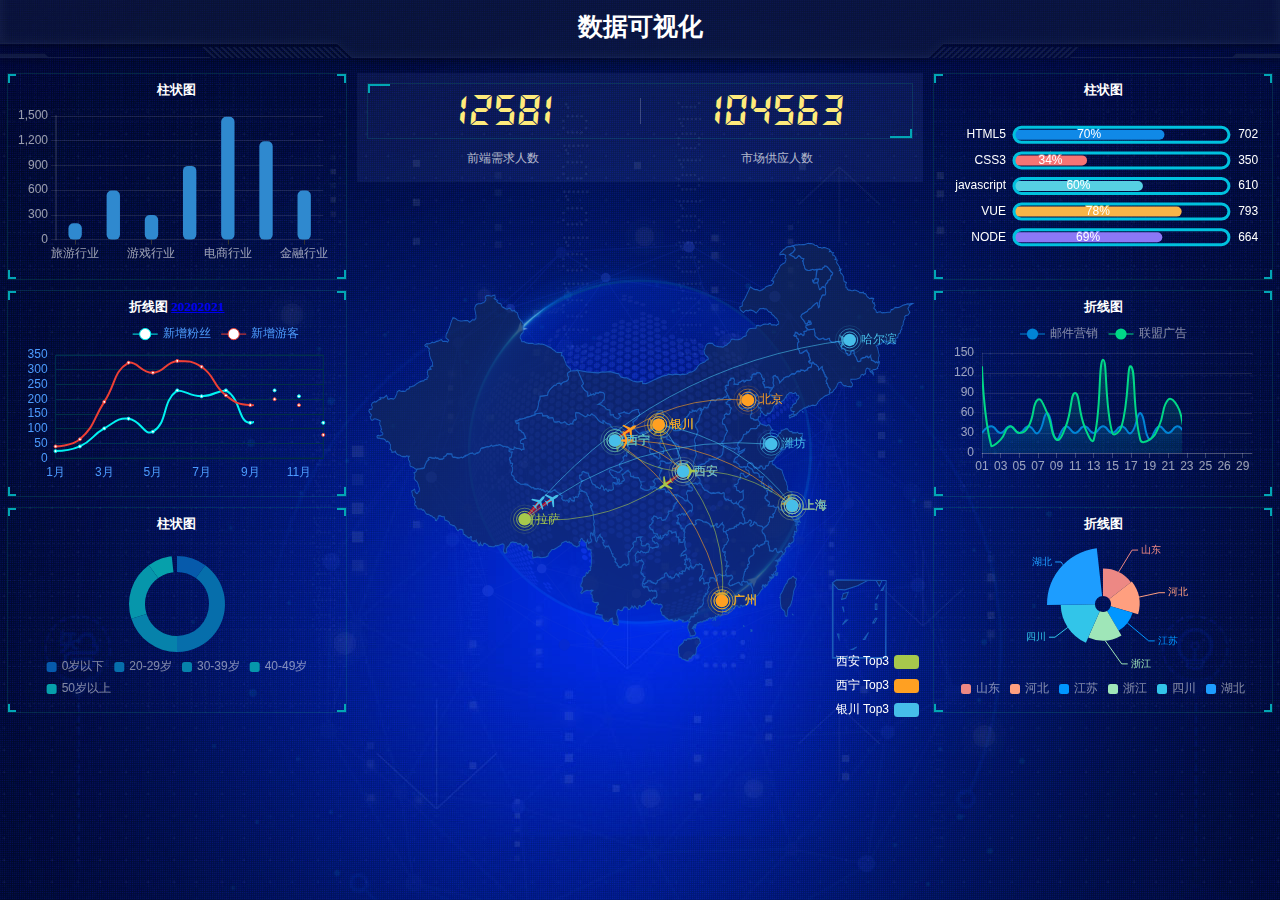
<file: index.html>
<!DOCTYPE html>
<html lang="en">

<head>
  <meta charset="UTF-8">
  <meta http-equiv="X-UA-Compatible" content="IE=edge">
  <meta name="viewport" content="width=device-width, initial-scale=1.0">
  <title>Document</title>
  <link rel="stylesheet" href="css/index.css">
</head>

<body>
  <header>
    <h1>数据可视化</h1>
    <div class="showTime"></div>
    <script>
      var t = null;
      t = setTimeout(time, 1000);//開始运行
      function time() {
        clearTimeout(t);//清除定时器
        dt = new Date();
        var y = dt.getFullYear();
        var mt = dt.getMonth() + 1;
        var day = dt.getDate();
        var h = dt.getHours();//获取时
        var m = dt.getMinutes();//获取分
        var s = dt.getSeconds();//获取秒
        document.querySelector(".showTime").innerHTML = '当前时间：' + y + "年" + mt + "月" + day + "-" + h + "时" + m + "分" + s + "秒";
        t = setTimeout(time, 1000); //设定定时器，循环运行     
      }
    </script>
  </header>
  <section>
    <div class="column">
      <div class="pannel bar">
        <h2 class="title">柱状图</h2>
        <div class="chart"></div>
        <div class="pannel-footer"></div>
      </div>
      <div class="line pannel">
        <h2 class="title">折线图 <a href="javascript:;">2020</a><a href="javascript:;">2021</a></h2>
        <div class="chart"></div>
        <div class="pannel-footer"></div>
      </div>
      <div class="pannel pie">
        <h2 class="title">柱状图</h2>
        <div class="chart"></div>
        <div class="pannel-footer"></div>
      </div>
    </div>
    <div class="column">
      <div class="no">
        <div class="no-hd">
          <ul>
            <li>12581</li>
            <li>104563</li>
          </ul>
        </div>
        <div class="no-bd">
          <ul>
            <li>前端需求人数</li>
            <li>市场供应人数</li>
          </ul>
        </div>
      </div>
      <div class="map">
        <div class="map1"></div>
        <div class="map2"></div>
        <div class="map3"></div>
        <div class="chart"></div>
      </div>
    </div>
    <div class="column">
      <div class="pannel bar2">
        <h2 class="title">柱状图</h2>
        <div class="chart"></div>
        <div class="pannel-footer"></div>
      </div>
      <div class="pannel line2">
        <h2 class="title">折线图</h2>
        <div class="chart"></div>
        <div class="pannel-footer"></div>
      </div>
      <div class="pannel pie2">
        <h2 class="title">折线图</h2>
        <div class="chart"></div>
        <div class="pannel-footer"></div>
      </div>
    </div>
  </section>
</body>
<script src="js/flexible.js"></script>
<script src="js/echarts.min.js"></script>
<script src="js/china.js"></script>
<script src="js/jquery.js"></script>
<script src="js/index.js"></script>

</html>
</file>
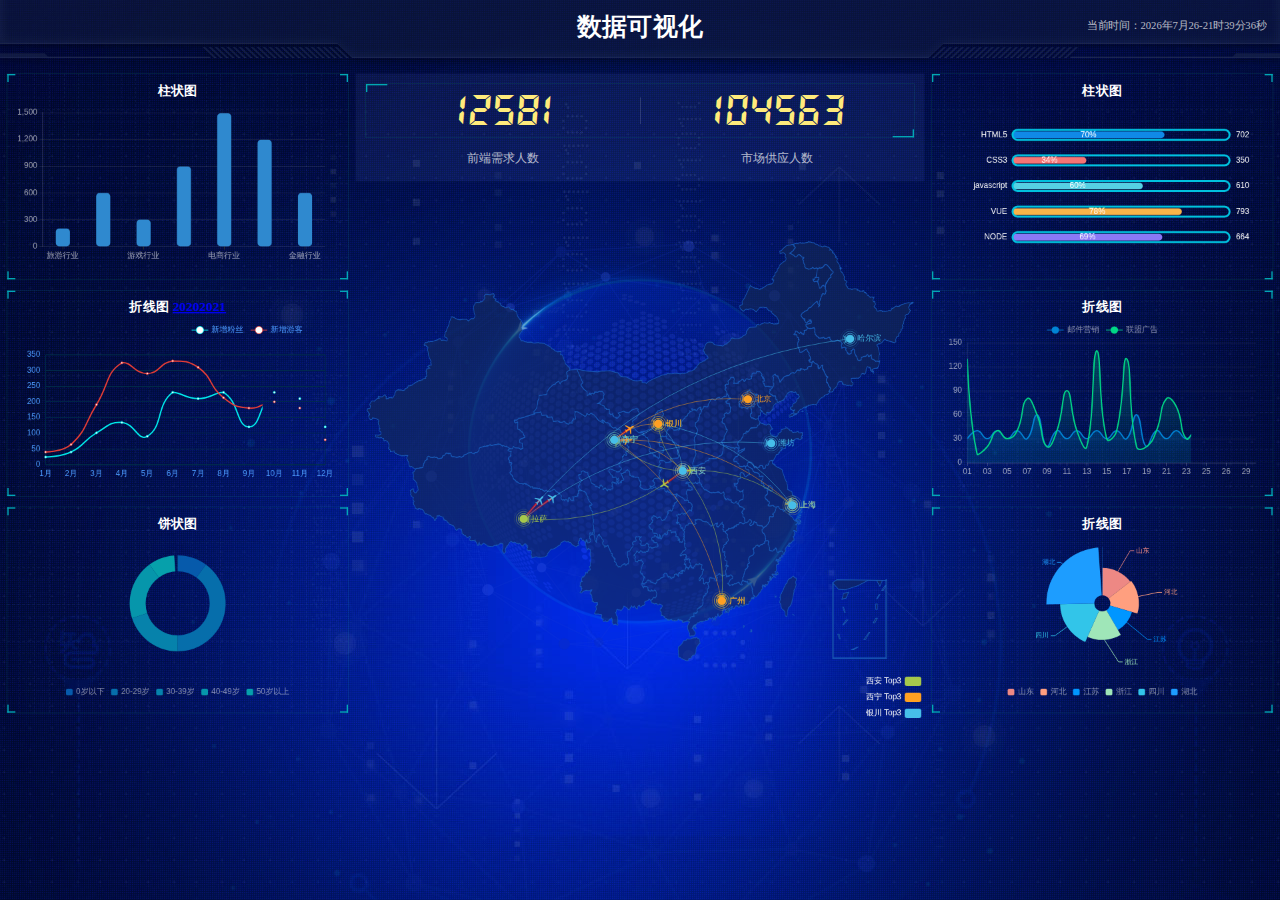
<file: scaleIndex.html>
<!DOCTYPE html>
<html lang="en">

<head>
  <meta charset="UTF-8">
  <meta http-equiv="X-UA-Compatible" content="IE=edge">
  <meta name="viewport" content="width=device-width, initial-scale=1.0">
  <title>Document</title>
  <link rel="stylesheet" href="css/scale.css">
</head>

<body>
  <div id="box">
    <header>
      <h1>数据可视化</h1>
      <div class="showTime"></div>
      <script>
        var t = null;
        t = setTimeout(time, 1000);//開始运行
        function time() {
          clearTimeout(t);//清除定时器
          dt = new Date();
          var y = dt.getFullYear();
          var mt = dt.getMonth() + 1;
          var day = dt.getDate();
          var h = dt.getHours();//获取时
          var m = dt.getMinutes();//获取分
          var s = dt.getSeconds();//获取秒
          document.querySelector(".showTime").innerHTML = '当前时间：' + y + "年" + mt + "月" + day + "-" + h + "时" + m + "分" + s + "秒";
          t = setTimeout(time, 1000); //设定定时器，循环运行     
        }
      </script>
    </header>
    <section>
      <div class="column">
        <div class="pannel bar">
          <h2 class="title">柱状图</h2>
          <div class="chart"></div>
          <div class="pannel-footer"></div>
        </div>
        <div class="line pannel">
          <h2 class="title">折线图 <a href="javascript:;">2020</a><a href="javascript:;">2021</a></h2>
          <div class="chart"></div>
          <div class="pannel-footer"></div>
        </div>
        <div class="pannel pie">
          <h2 class="title">饼状图</h2>
          <div class="chart"></div>
          <div class="pannel-footer"></div>
        </div>
      </div>
      <div class="column">
        <div class="no">
          <div class="no-hd">
            <ul>
              <li>12581</li>
              <li>104563</li>
            </ul>
          </div>
          <div class="no-bd">
            <ul>
              <li>前端需求人数</li>
              <li>市场供应人数</li>
            </ul>
          </div>
        </div>
        <div class="map">
          <div class="map1"></div>
          <div class="map2"></div>
          <div class="map3"></div>
          <div class="chart"></div>
        </div>
      </div>
      <div class="column">
        <div class="pannel bar2">
          <h2 class="title">柱状图</h2>
          <div class="chart"></div>
          <div class="pannel-footer"></div>
        </div>
        <div class="pannel line2">
          <h2 class="title">折线图</h2>
          <div class="chart"></div>
          <div class="pannel-footer"></div>
        </div>
        <div class="pannel pie2">
          <h2 class="title">折线图</h2>
          <div class="chart"></div>
          <div class="pannel-footer"></div>
        </div>
      </div>
    </section>
  </div>
</body>
<script src="js/flexible.js"></script>
<script src="js/echarts.min.js"></script>
<script src="js/china.js"></script>
<script src="js/jquery.js"></script>
<script src="js/index.js"></script>
<script src="js/scale.js"></script>

</html>
</file>
<file: css/index.css>
* {
  padding: 0;
  margin: 0;
  box-sizing: border-box;
}
li {
  list-style: none;
}
@font-face {
  font-family: electronicFont;
  src: url(../font/DS-DIGIT.TTF);
}
body {
  background: url('../images/bg.jpg') no-repeat top center;
}
header {
  position: relative;
  height: 1.25rem;
  background: url('../images/head_bg.png') no-repeat top center;
  background-size: 100% 100%;
  color: #fff;
}
header h1 {
  font-size: 0.475rem;
  line-height: 1rem;
  text-align: center;
}
header .showTime {
  position: absolute;
  right: 0.25rem;
  top: 0;
  font-size: 0.2rem;
  line-height: 0.9375rem;
  color: rgba(255, 255, 255, 0.7);
}
section {
  display: flex;
  padding: 0.125rem 0.125rem 0;
}
section .column {
  flex: 3;
}
section .column:nth-child(2) {
  flex: 5;
}
section .column .pannel {
  position: relative;
  height: 3.875rem;
  border: 1px solid rgba(25, 186, 139, 0.17);
  background: url('../images//line\(1\).png') no-repeat top center;
  background-size: 100% 100%;
  padding: 0 0.1875rem 0.5rem;
  margin-bottom: 0.1875rem;
}
section .column .pannel .title {
  font-size: 0.25rem;
  color: #fff;
  text-align: center;
  line-height: 0.6rem;
}
section .column .pannel .chart {
  height: 3rem;
}
section .column .pannel::before {
  display: block;
  position: absolute;
  top: 0;
  left: 0;
  content: '';
  width: 0.125rem;
  height: 0.125rem;
  border-top: 2px solid #02a6b5;
  border-left: 2px solid #02a6b5;
}
section .column .pannel::after {
  display: block;
  position: absolute;
  top: 0;
  right: 0;
  content: '';
  width: 0.125rem;
  height: 0.125rem;
  border-right: 2px solid #02a6b5;
  border-top: 2px solid #02a6b5;
}
section .column .pannel .pannel-footer {
  width: 100%;
  position: absolute;
  bottom: 0;
  left: 0;
}
section .column .pannel .pannel-footer::before {
  display: block;
  position: absolute;
  bottom: 0;
  left: 0;
  content: '';
  width: 0.125rem;
  height: 0.125rem;
  border-bottom: 2px solid #02a6b5;
  border-left: 2px solid #02a6b5;
}
section .column .pannel .pannel-footer::after {
  display: block;
  position: absolute;
  bottom: 0;
  right: 0;
  content: '';
  width: 0.125rem;
  height: 0.125rem;
  border-right: 2px solid #02a6b5;
  border-bottom: 2px solid #02a6b5;
}
section .column:nth-child(2) {
  margin: 0 10px 0.1875rem;
  overflow: hidden;
}
section .column:nth-child(2) .no {
  background-color: rgba(101, 132, 226, 0.1);
  padding: 0.1875rem;
}
section .column:nth-child(2) .no .no-hd {
  border: 1px solid rgba(25, 186, 139, 0.17);
}
section .column:nth-child(2) .no .no-hd ul {
  display: flex;
  position: relative;
}
section .column:nth-child(2) .no .no-hd ul li {
  position: relative;
  flex: 1;
  text-align: center;
  line-height: 1rem;
  font-size: 0.875rem;
  color: #ffeb7b;
  font-family: "electronicFont";
}
section .column:nth-child(2) .no .no-hd ul li:nth-child(2)::before {
  position: absolute;
  display: block;
  content: '';
  left: 0;
  top: 25%;
  width: 1px;
  height: 50%;
  background-color: rgba(255, 255, 255, 0.2);
}
section .column:nth-child(2) .no .no-hd ul::before {
  display: block;
  position: absolute;
  top: 0;
  left: 0;
  content: '';
  width: 0.375rem;
  height: 0.125rem;
  border-top: 2px solid #02a6b5;
  border-left: 2px solid #02a6b5;
}
section .column:nth-child(2) .no .no-hd ul::after {
  display: block;
  position: absolute;
  bottom: 0;
  right: 0;
  content: '';
  width: 0.375rem;
  height: 0.125rem;
  border-bottom: 2px solid #02a6b5;
  border-right: 2px solid #02a6b5;
}
section .column:nth-child(2) .no .no-bd ul {
  display: flex;
}
section .column:nth-child(2) .no .no-bd ul li {
  flex: 1;
  text-align: center;
  line-height: 0.5rem;
  color: rgba(255, 255, 255, 0.7);
  font-size: 0.225rem;
  padding-top: 0.125rem;
}
section .column:nth-child(2) .map {
  position: relative;
  height: 10.125rem;
}
section .column:nth-child(2) .map .map1 {
  position: absolute;
  width: 6.475rem;
  height: 6.475rem;
  top: 50%;
  left: 50%;
  transform: translate(-50%, -50%);
  background: url('../images/map.png') no-repeat;
  background-size: 100% 100%;
  opacity: 0.3;
}
section .column:nth-child(2) .map .map2 {
  position: absolute;
  width: 8.0375rem;
  height: 8.0375rem;
  background: url('../images/lbx.png') no-repeat;
  background-size: 100% 100%;
  top: 50%;
  left: 50%;
  transform: translate(-50%, -50%);
  animation: rotate 15s linear infinite;
  opacity: 0.3;
}
section .column:nth-child(2) .map .map3 {
  position: absolute;
  width: 7.075rem;
  height: 7.075rem;
  background: url('../images/jt.png') no-repeat;
  background-size: 100% 100%;
  top: 50%;
  left: 50%;
  transform: translate(-50%, -50%);
  animation: rotate1 10s linear infinite;
  opacity: 0.6;
}
section .column:nth-child(2) .map .chart {
  position: absolute;
  top: 0;
  left: 0;
  width: 100%;
  height: 10.125rem;
}
@keyframes rotate {
  from {
    transform: translate(-50%, -50%) rotate(0deg);
  }
  to {
    transform: translate(-50%, -50%) rotate(360deg);
  }
}
@keyframes rotate1 {
  from {
    transform: translate(-50%, -50%) rotate(0deg);
  }
  to {
    transform: translate(-50%, -50%) rotate(-360deg);
  }
}
/* 约束屏幕尺寸 */
@media screen and (max-width: 1024px) {
  html {
    font-size: 42px !important;
  }
}
@media screen and (min-width: 1920px) {
  html {
    font-size: 80px !important;
  }
}
</file>
<file: css/scale.css>
* {
  padding: 0;
  margin: 0;
  box-sizing: border-box;
}
li {
  list-style: none;
}
#box {
  display: inline-block;
  width: 1920px;
  height: 1080px;
  transform-origin: 0 0;
  position: absolute;
  left: 50%;
}
@font-face {
  font-family: electronicFont;
  src: url(../font/DS-DIGIT.TTF);
}
body {
  background: url('../images/bg.jpg') no-repeat top center;
}
header {
  position: relative;
  height: 100px;
  background: url('../images/head_bg.png') no-repeat top center;
  background-size: 100% 100%;
  color: #fff;
}
header h1 {
  font-size: 38px;
  line-height: 80px;
  text-align: center;
}
header .showTime {
  position: absolute;
  right: 20px;
  top: 0;
  font-size: 16px;
  line-height: 75px;
  color: rgba(255, 255, 255, 0.7);
}
section {
  display: flex;
  padding: 10px 10px 0;
}
section .column {
  flex: 3;
}
section .column:nth-child(2) {
  flex: 5;
}
section .column .pannel {
  position: relative;
  height: 310px;
  border: 1px solid rgba(25, 186, 139, 0.17);
  background: url('../images//line\(1\).png') no-repeat top center;
  background-size: 100% 100%;
  padding: 0 15px 40px;
  margin-bottom: 15px;
}
section .column .pannel .title {
  font-size: 20px;
  color: #fff;
  text-align: center;
  line-height: 48px;
}
section .column .pannel .chart {
  height: 240px;
}
section .column .pannel::before {
  display: block;
  position: absolute;
  top: 0;
  left: 0;
  content: '';
  width: 10px;
  height: 10px;
  border-top: 2px solid #02a6b5;
  border-left: 2px solid #02a6b5;
}
section .column .pannel::after {
  display: block;
  position: absolute;
  top: 0;
  right: 0;
  content: '';
  width: 10px;
  height: 10px;
  border-right: 2px solid #02a6b5;
  border-top: 2px solid #02a6b5;
}
section .column .pannel .pannel-footer {
  width: 100%;
  position: absolute;
  bottom: 0;
  left: 0;
}
section .column .pannel .pannel-footer::before {
  display: block;
  position: absolute;
  bottom: 0;
  left: 0;
  content: '';
  width: 10px;
  height: 10px;
  border-bottom: 2px solid #02a6b5;
  border-left: 2px solid #02a6b5;
}
section .column .pannel .pannel-footer::after {
  display: block;
  position: absolute;
  bottom: 0;
  right: 0;
  content: '';
  width: 10px;
  height: 10px;
  border-right: 2px solid #02a6b5;
  border-bottom: 2px solid #02a6b5;
}
section .column:nth-child(2) {
  margin: 0 10px 15px;
  overflow: hidden;
}
section .column:nth-child(2) .no {
  background-color: rgba(101, 132, 226, 0.1);
  padding: 15px;
}
section .column:nth-child(2) .no .no-hd {
  border: 1px solid rgba(25, 186, 139, 0.17);
}
section .column:nth-child(2) .no .no-hd ul {
  display: flex;
  position: relative;
}
section .column:nth-child(2) .no .no-hd ul li {
  position: relative;
  flex: 1;
  text-align: center;
  line-height: 80px;
  font-size: 70px;
  color: #ffeb7b;
  font-family: "electronicFont";
}
section .column:nth-child(2) .no .no-hd ul li:nth-child(2)::before {
  position: absolute;
  display: block;
  content: '';
  left: 0;
  top: 25%;
  width: 1px;
  height: 50%;
  background-color: rgba(255, 255, 255, 0.2);
}
section .column:nth-child(2) .no .no-hd ul::before {
  display: block;
  position: absolute;
  top: 0;
  left: 0;
  content: '';
  width: 30px;
  height: 10px;
  border-top: 2px solid #02a6b5;
  border-left: 2px solid #02a6b5;
}
section .column:nth-child(2) .no .no-hd ul::after {
  display: block;
  position: absolute;
  bottom: 0;
  right: 0;
  content: '';
  width: 30px;
  height: 10px;
  border-bottom: 2px solid #02a6b5;
  border-right: 2px solid #02a6b5;
}
section .column:nth-child(2) .no .no-bd ul {
  display: flex;
}
section .column:nth-child(2) .no .no-bd ul li {
  flex: 1;
  text-align: center;
  line-height: 40px;
  color: rgba(255, 255, 255, 0.7);
  font-size: 18px;
  padding-top: 10px;
}
section .column:nth-child(2) .map {
  position: relative;
  height: 810px;
}
section .column:nth-child(2) .map .map1 {
  position: absolute;
  width: 518px;
  height: 518px;
  top: 50%;
  left: 50%;
  transform: translate(-50%, -50%);
  background: url('../images/map.png') no-repeat;
  background-size: 100% 100%;
  opacity: 0.3;
}
section .column:nth-child(2) .map .map2 {
  position: absolute;
  width: 643px;
  height: 643px;
  background: url('../images/lbx.png') no-repeat;
  background-size: 100% 100%;
  top: 50%;
  left: 50%;
  transform: translate(-50%, -50%);
  animation: rotate 15s linear infinite;
  opacity: 0.3;
}
section .column:nth-child(2) .map .map3 {
  position: absolute;
  width: 566px;
  height: 566px;
  background: url('../images/jt.png') no-repeat;
  background-size: 100% 100%;
  top: 50%;
  left: 50%;
  transform: translate(-50%, -50%);
  animation: rotate1 10s linear infinite;
  opacity: 0.6;
}
section .column:nth-child(2) .map .chart {
  position: absolute;
  top: 0;
  left: 0;
  width: 100%;
  height: 810px;
}
@keyframes rotate {
  from {
    transform: translate(-50%, -50%) rotate(0deg);
  }
  to {
    transform: translate(-50%, -50%) rotate(360deg);
  }
}
@keyframes rotate1 {
  from {
    transform: translate(-50%, -50%) rotate(0deg);
  }
  to {
    transform: translate(-50%, -50%) rotate(-360deg);
  }
}
/* 约束屏幕尺寸 */
/* @media screen and (max-width: 1024px) {
  html {
    font-size: 42px !important;
  }
}
@media screen and (min-width: 1920px) {
  html {
    font-size: 80px !important;
  }
} */
</file>
